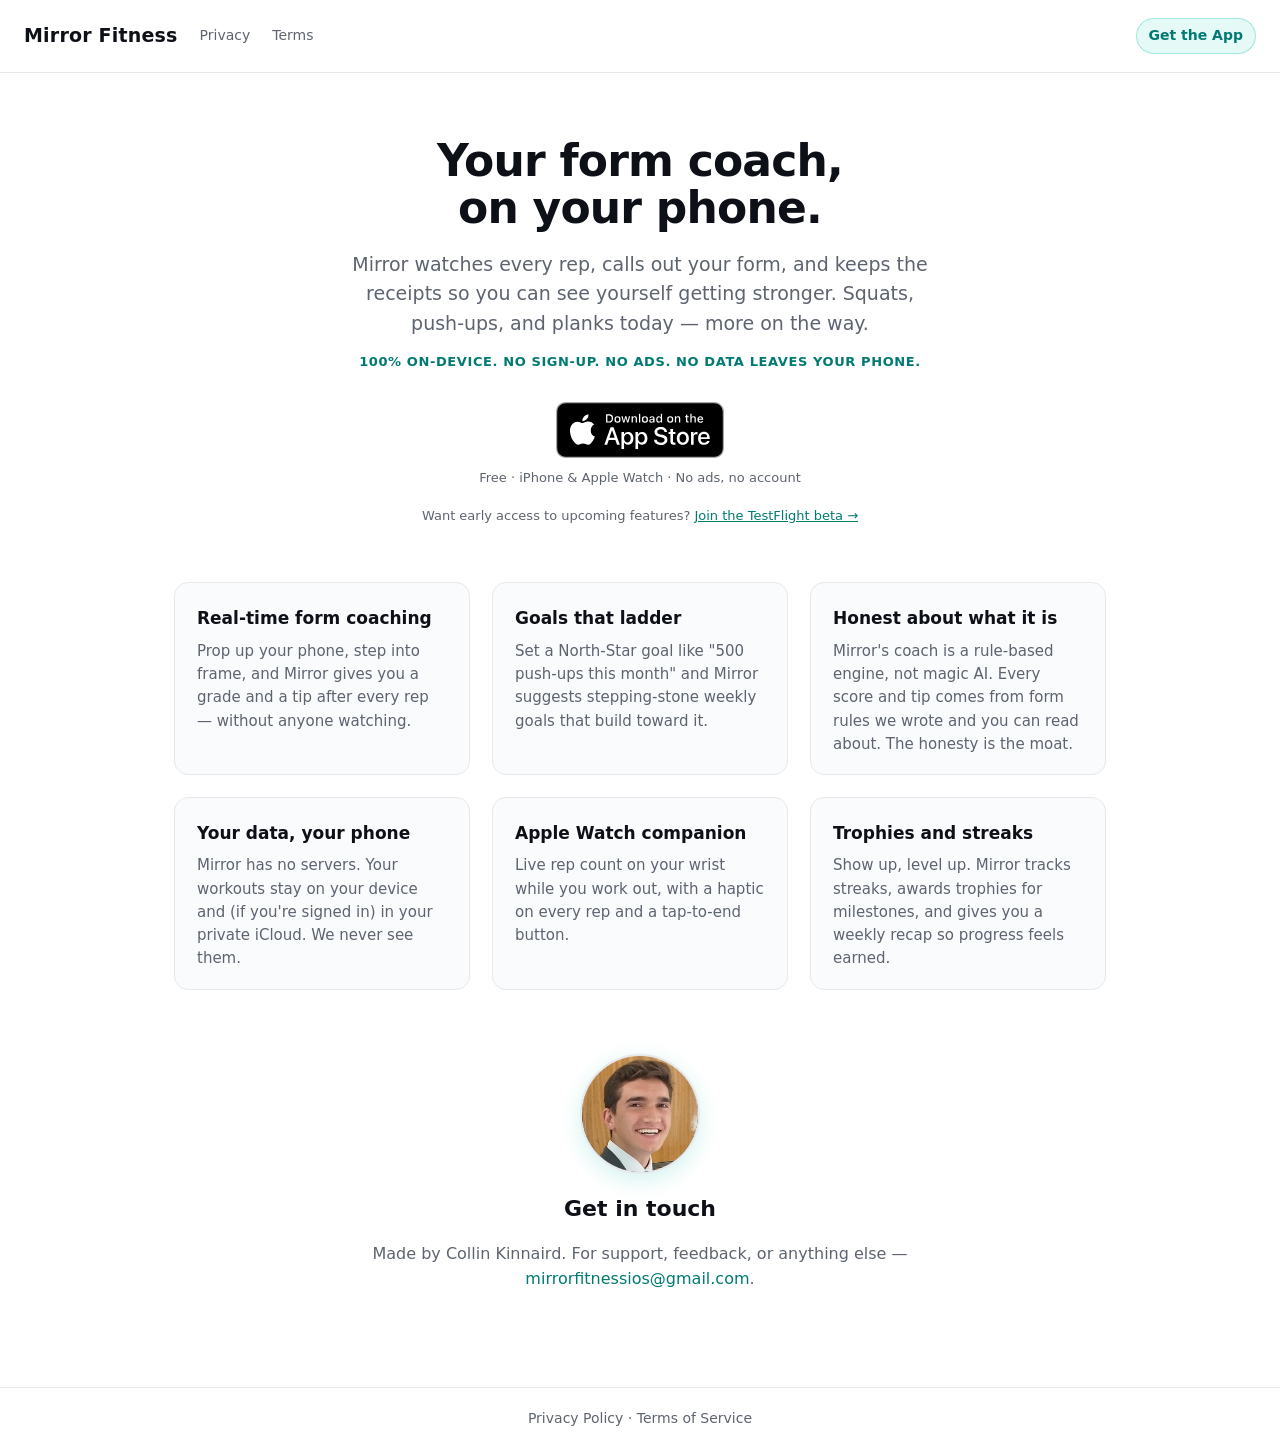
<file: index.html>
<!DOCTYPE html>
<html lang="en">
<head>
  <meta charset="utf-8">
  <meta name="viewport" content="width=device-width, initial-scale=1">
  <title>Mirror Fitness — Form coach for bodyweight workouts</title>
  <meta name="description" content="Mirror Fitness watches every rep, calls out your form, and tracks your progress. Squats, push-ups, planks — all on your phone, on-device, no signup.">
  <!-- Safari Smart App Banner — iOS Safari auto-renders a top banner
       with the app icon, rating, and Get/Open button when visited on
       iPhone. Apple handles the rendering entirely; user can dismiss. -->
  <meta name="apple-itunes-app" content="app-id=6763778136">
  <link rel="stylesheet" href="/assets/style.css">
</head>
<body>
  <nav class="topnav">
    <a href="/" class="brand">Mirror Fitness</a>
    <a href="/privacy.html" class="navlink">Privacy</a>
    <a href="/terms.html" class="navlink">Terms</a>
    <a href="https://apps.apple.com/us/app/mirror-fitness/id6763778136" class="navlink navlink-cta" target="_blank" rel="noopener">Get the App</a>
  </nav>

  <main class="landing">
    <section class="hero">
      <h1>Your form coach,<br>on your phone.</h1>
      <p class="lede">
        Mirror watches every rep, calls out your form, and keeps the receipts so
        you can see yourself getting stronger. Squats, push-ups, and planks
        today — more on the way.
      </p>
      <p class="meta">
        100% on-device. No sign-up. No ads. No data leaves your phone.
      </p>

      <div class="hero-cta-row">
        <a
          href="https://apps.apple.com/us/app/mirror-fitness/id6763778136"
          target="_blank"
          rel="noopener"
          aria-label="Download Mirror Fitness on the App Store"
          class="app-store-link"
        >
          <picture>
            <source srcset="/assets/app-store-badge-white.svg" media="(prefers-color-scheme: dark)">
            <img
              src="/assets/app-store-badge.svg"
              alt="Download on the App Store"
              class="app-store-badge"
              height="56">
          </picture>
        </a>
        <p class="cta-sub">
          Free · iPhone &amp; Apple Watch · No ads, no account
        </p>
        <p class="cta-sub-secondary">
          Want early access to upcoming features?
          <a href="https://testflight.apple.com/join/BYf4Un8J" target="_blank" rel="noopener">Join the TestFlight beta &rarr;</a>
        </p>
      </div>
    </section>

    <section class="features">
      <div class="feature">
        <h3>Real-time form coaching</h3>
        <p>
          Prop up your phone, step into frame, and Mirror gives you a grade and
          a tip after every rep — without anyone watching.
        </p>
      </div>

      <div class="feature">
        <h3>Goals that ladder</h3>
        <p>
          Set a North-Star goal like "500 push-ups this month" and Mirror
          suggests stepping-stone weekly goals that build toward it.
        </p>
      </div>

      <div class="feature">
        <h3>Honest about what it is</h3>
        <p>
          Mirror's coach is a rule-based engine, not magic AI. Every score and
          tip comes from form rules we wrote and you can read about. The
          honesty is the moat.
        </p>
      </div>

      <div class="feature">
        <h3>Your data, your phone</h3>
        <p>
          Mirror has no servers. Your workouts stay on your device and (if
          you're signed in) in your private iCloud. We never see them.
        </p>
      </div>

      <div class="feature">
        <h3>Apple Watch companion</h3>
        <p>
          Live rep count on your wrist while you work out, with a haptic on
          every rep and a tap-to-end button.
        </p>
      </div>

      <div class="feature">
        <h3>Trophies and streaks</h3>
        <p>
          Show up, level up. Mirror tracks streaks, awards trophies for
          milestones, and gives you a weekly recap so progress feels earned.
        </p>
      </div>
    </section>

    <section class="contact">
      <img
        src="/assets/collin.jpg"
        alt="Collin Kinnaird, builder of Mirror Fitness"
        class="founder"
        width="120" height="120"
        loading="lazy">
      <h2>Get in touch</h2>
      <p>
        Made by Collin Kinnaird. For support, feedback, or anything else —
        <a href="mailto:mirrorfitnessios@gmail.com">mirrorfitnessios@gmail.com</a>.
      </p>
    </section>
  </main>

  <footer class="docfoot">
    <a href="/privacy.html">Privacy Policy</a> · <a href="/terms.html">Terms of Service</a>
  </footer>
</body>
</html>
</file>
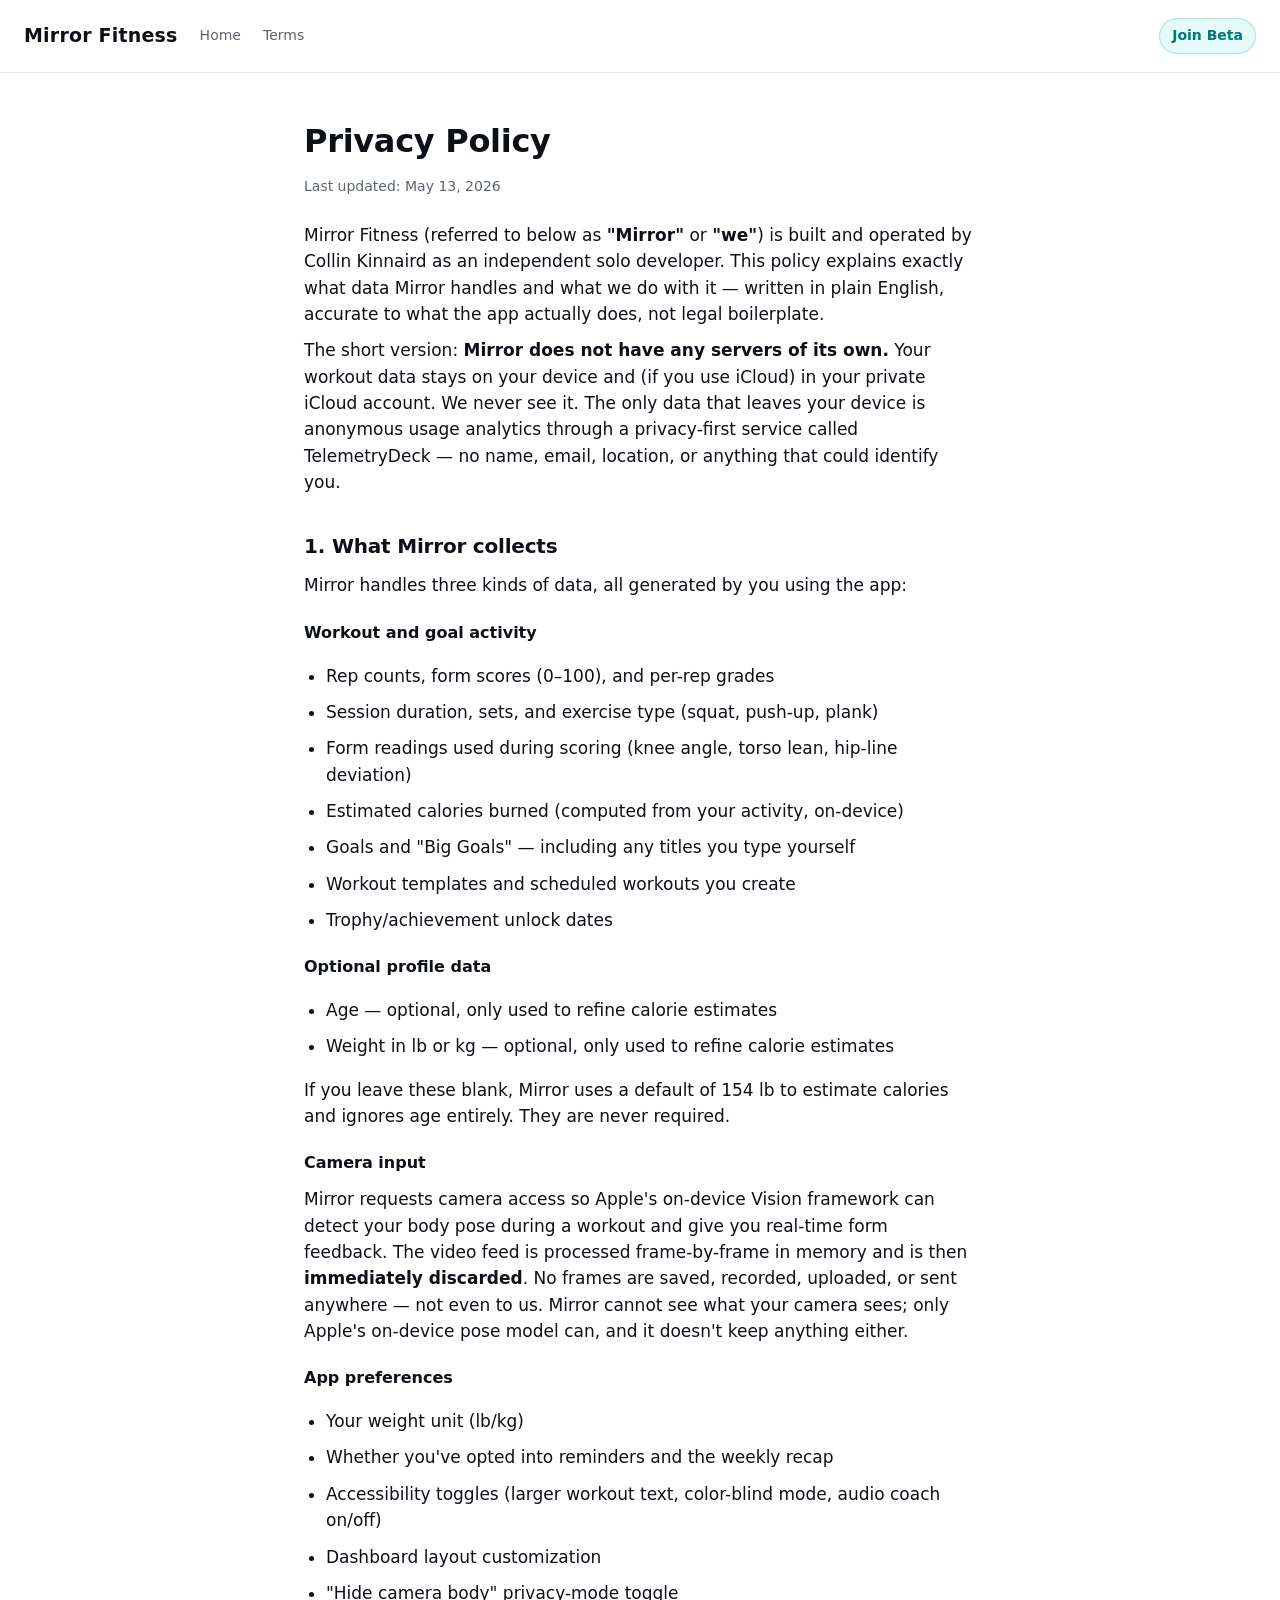
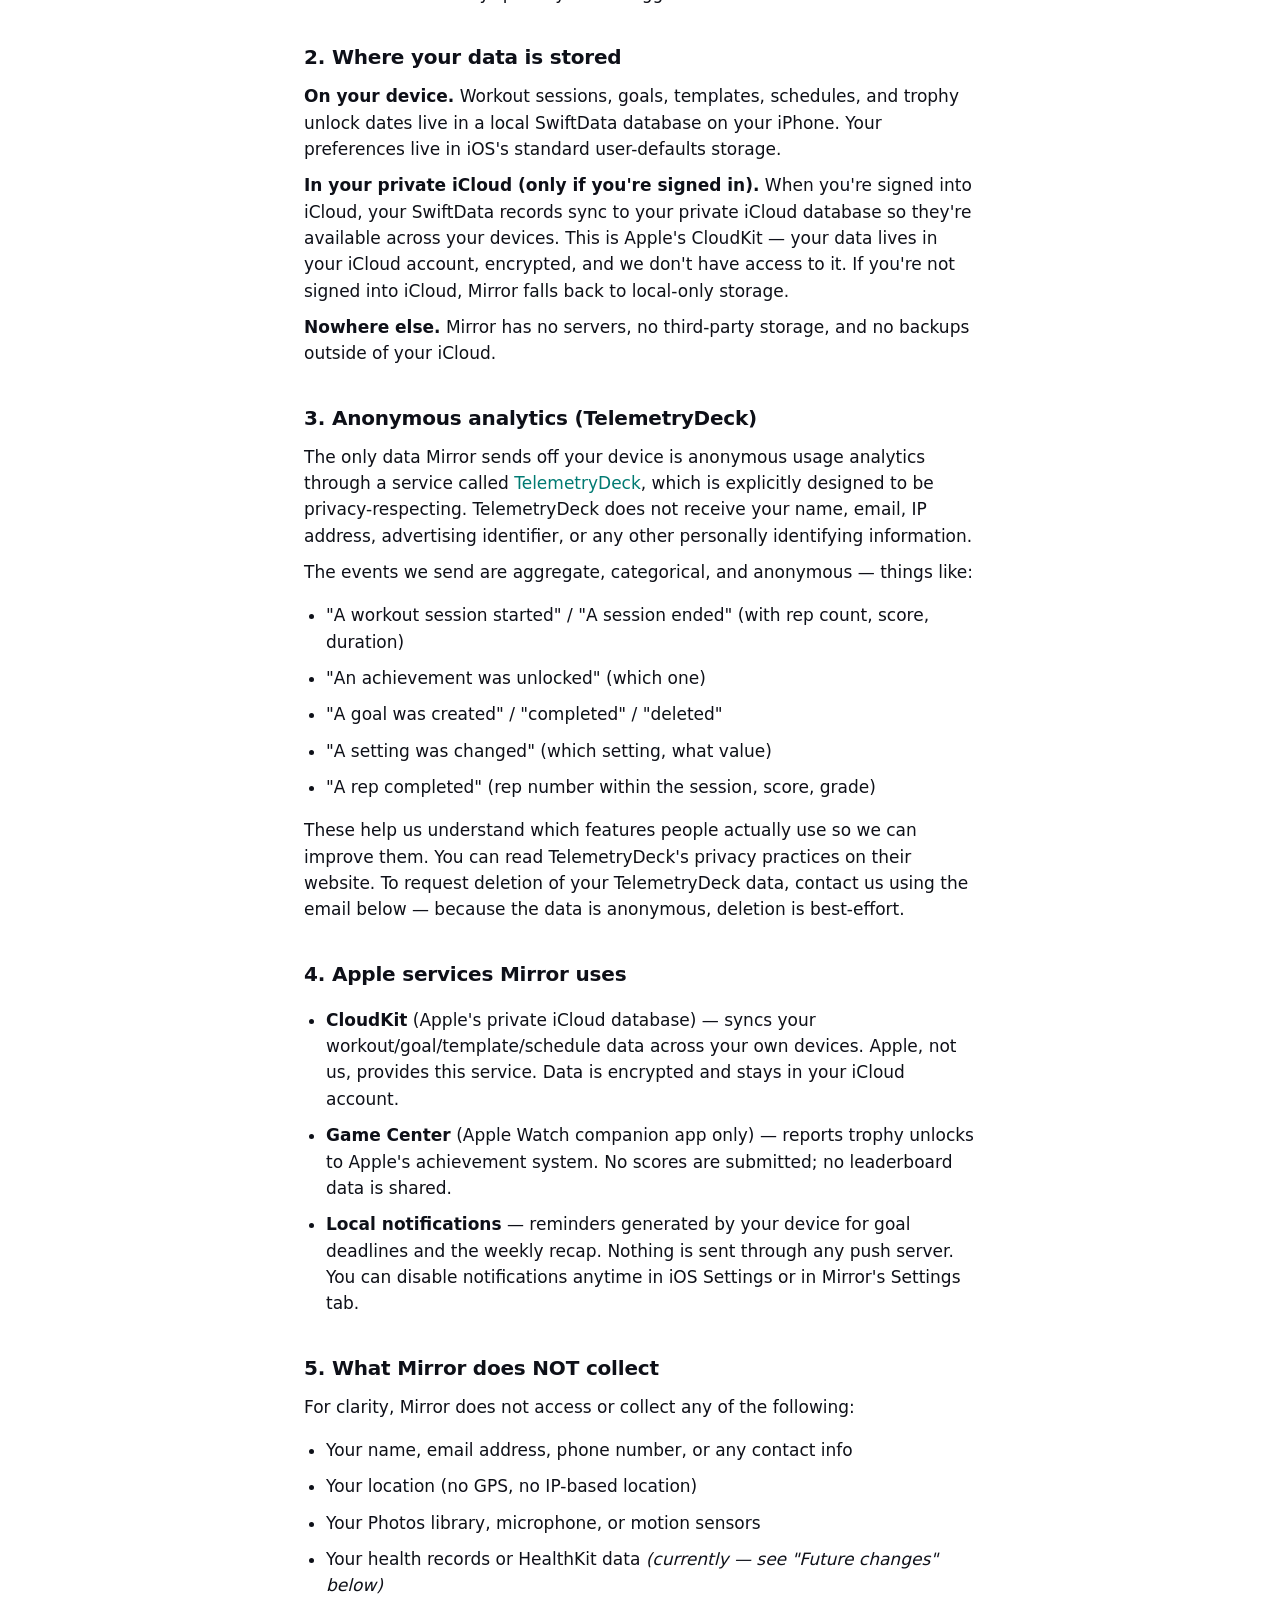
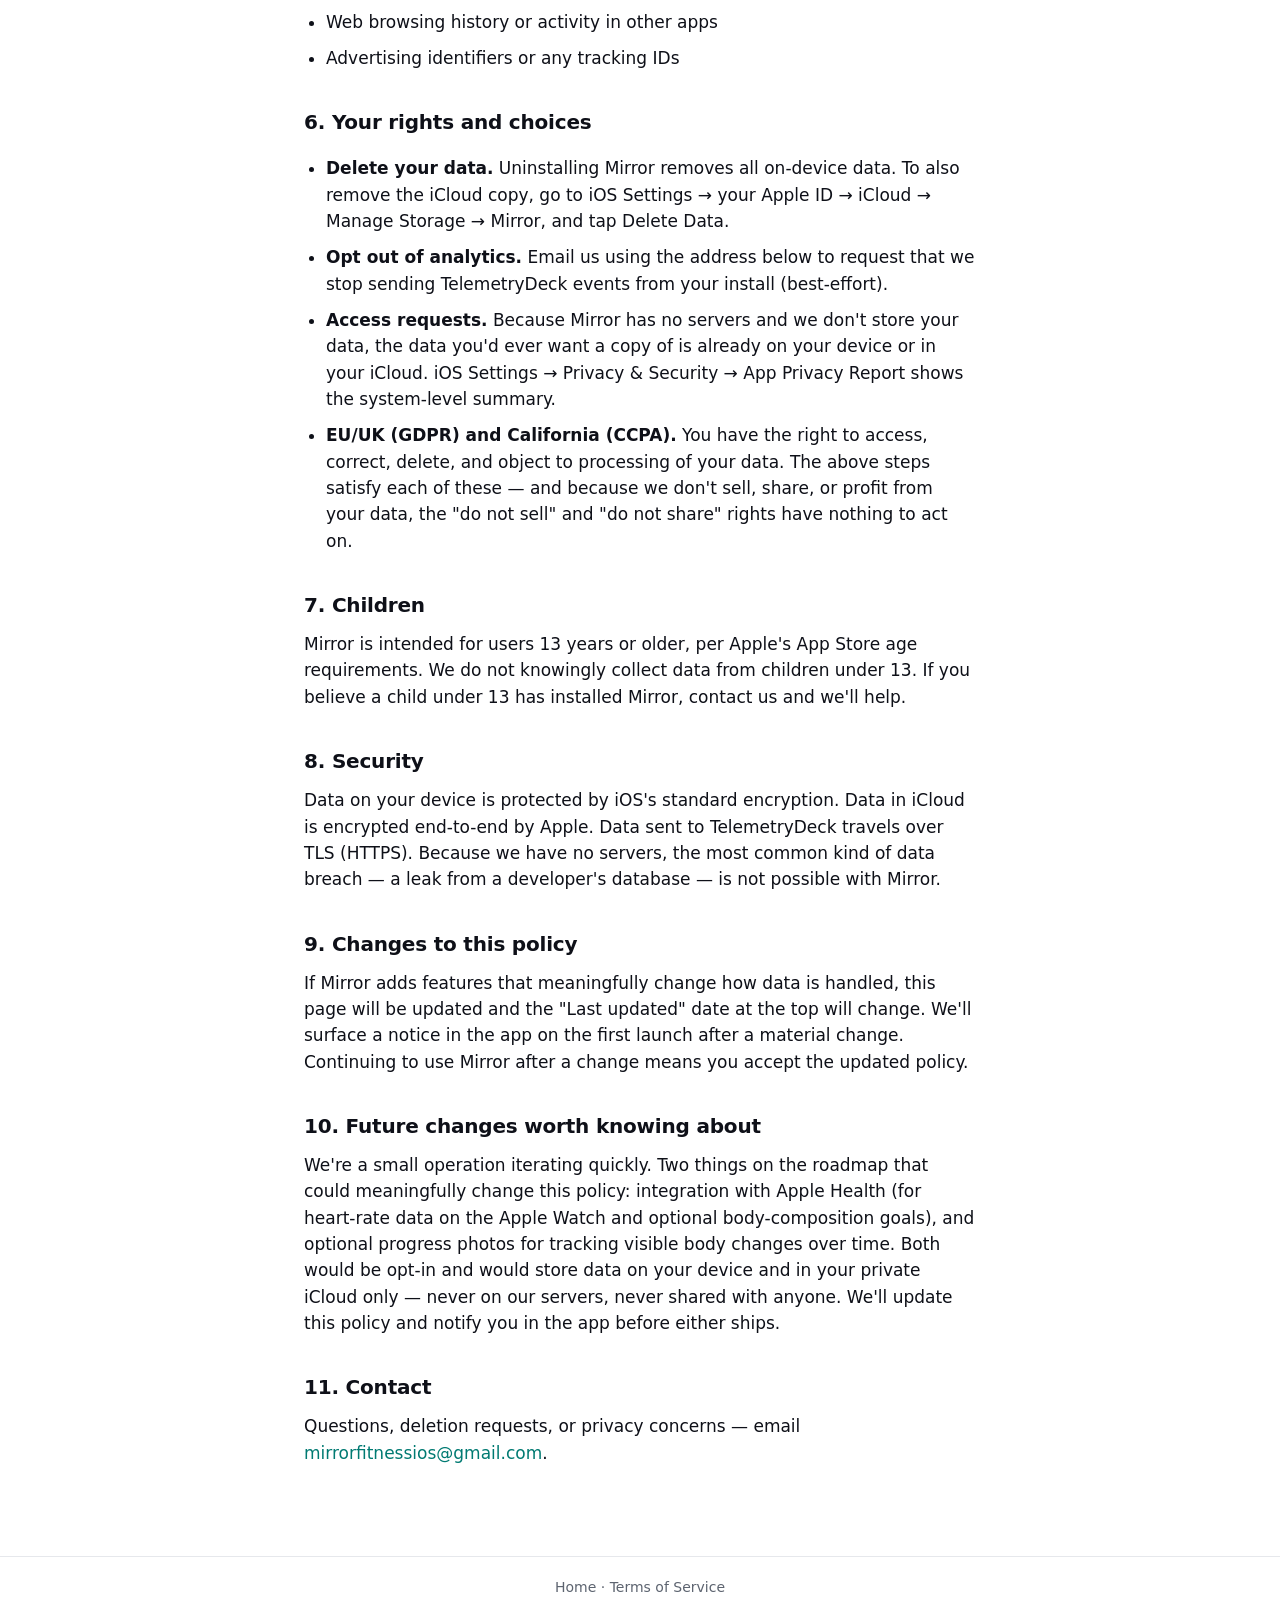
<file: privacy.html>
<!DOCTYPE html>
<html lang="en">
<head>
  <meta charset="utf-8">
  <meta name="viewport" content="width=device-width, initial-scale=1">
  <title>Privacy Policy · Mirror Fitness</title>
  <meta name="apple-itunes-app" content="app-id=6763778136">
  <link rel="stylesheet" href="/assets/style.css">
</head>
<body>
  <nav class="topnav">
    <a href="/" class="brand">Mirror Fitness</a>
    <a href="/" class="navlink">Home</a>
    <a href="/terms.html" class="navlink">Terms</a>
    <a href="https://testflight.apple.com/join/BYf4Un8J" class="navlink navlink-cta" target="_blank" rel="noopener">Join Beta</a>
  </nav>

  <main class="doc">
    <h1>Privacy Policy</h1>
    <p class="meta">Last updated: May 13, 2026</p>

    <p>
      Mirror Fitness (referred to below as <strong>"Mirror"</strong> or
      <strong>"we"</strong>) is built and operated by Collin Kinnaird as an
      independent solo developer. This
      policy explains exactly what data Mirror handles and what we do with it — written
      in plain English, accurate to what the app actually does, not legal boilerplate.
    </p>

    <p>
      The short version: <strong>Mirror does not have any servers of its own.</strong>
      Your workout data stays on your device and (if you use iCloud) in your private
      iCloud account. We never see it. The only data that leaves your device is
      anonymous usage analytics through a privacy-first service called TelemetryDeck —
      no name, email, location, or anything that could identify you.
    </p>

    <h2>1. What Mirror collects</h2>

    <p>Mirror handles three kinds of data, all generated by you using the app:</p>

    <h3>Workout and goal activity</h3>
    <ul>
      <li>Rep counts, form scores (0–100), and per-rep grades</li>
      <li>Session duration, sets, and exercise type (squat, push-up, plank)</li>
      <li>Form readings used during scoring (knee angle, torso lean, hip-line deviation)</li>
      <li>Estimated calories burned (computed from your activity, on-device)</li>
      <li>Goals and "Big Goals" — including any titles you type yourself</li>
      <li>Workout templates and scheduled workouts you create</li>
      <li>Trophy/achievement unlock dates</li>
    </ul>

    <h3>Optional profile data</h3>
    <ul>
      <li>Age — optional, only used to refine calorie estimates</li>
      <li>Weight in lb or kg — optional, only used to refine calorie estimates</li>
    </ul>
    <p>
      If you leave these blank, Mirror uses a default of 154 lb to estimate calories
      and ignores age entirely. They are never required.
    </p>

    <h3>Camera input</h3>
    <p>
      Mirror requests camera access so Apple's on-device Vision framework can detect
      your body pose during a workout and give you real-time form feedback. The video
      feed is processed frame-by-frame in memory and is then <strong>immediately
      discarded</strong>. No frames are saved, recorded, uploaded, or sent anywhere
      — not even to us. Mirror cannot see what your camera sees; only Apple's
      on-device pose model can, and it doesn't keep anything either.
    </p>

    <h3>App preferences</h3>
    <ul>
      <li>Your weight unit (lb/kg)</li>
      <li>Whether you've opted into reminders and the weekly recap</li>
      <li>Accessibility toggles (larger workout text, color-blind mode, audio coach on/off)</li>
      <li>Dashboard layout customization</li>
      <li>"Hide camera body" privacy-mode toggle</li>
    </ul>

    <h2>2. Where your data is stored</h2>

    <p>
      <strong>On your device.</strong> Workout sessions, goals, templates, schedules,
      and trophy unlock dates live in a local SwiftData database on your iPhone. Your
      preferences live in iOS's standard user-defaults storage.
    </p>
    <p>
      <strong>In your private iCloud (only if you're signed in).</strong> When you're
      signed into iCloud, your SwiftData records sync to your private iCloud database
      so they're available across your devices. This is Apple's CloudKit — your data
      lives in your iCloud account, encrypted, and we don't have access to it. If
      you're not signed into iCloud, Mirror falls back to local-only storage.
    </p>
    <p>
      <strong>Nowhere else.</strong> Mirror has no servers, no third-party storage,
      and no backups outside of your iCloud.
    </p>

    <h2>3. Anonymous analytics (TelemetryDeck)</h2>

    <p>
      The only data Mirror sends off your device is anonymous usage analytics through
      a service called <a href="https://telemetrydeck.com/privacy/" rel="noopener">TelemetryDeck</a>,
      which is explicitly designed to be privacy-respecting. TelemetryDeck does not
      receive your name, email, IP address, advertising identifier, or any other
      personally identifying information.
    </p>
    <p>The events we send are aggregate, categorical, and anonymous — things like:</p>
    <ul>
      <li>"A workout session started" / "A session ended" (with rep count, score, duration)</li>
      <li>"An achievement was unlocked" (which one)</li>
      <li>"A goal was created" / "completed" / "deleted"</li>
      <li>"A setting was changed" (which setting, what value)</li>
      <li>"A rep completed" (rep number within the session, score, grade)</li>
    </ul>
    <p>
      These help us understand which features people actually use so we can improve
      them. You can read TelemetryDeck's privacy practices on their website. To
      request deletion of your TelemetryDeck data, contact us using the email below —
      because the data is anonymous, deletion is best-effort.
    </p>

    <h2>4. Apple services Mirror uses</h2>
    <ul>
      <li>
        <strong>CloudKit</strong> (Apple's private iCloud database) — syncs your
        workout/goal/template/schedule data across your own devices. Apple, not us,
        provides this service. Data is encrypted and stays in your iCloud account.
      </li>
      <li>
        <strong>Game Center</strong> (Apple Watch companion app only) — reports
        trophy unlocks to Apple's achievement system. No scores are submitted; no
        leaderboard data is shared.
      </li>
      <li>
        <strong>Local notifications</strong> — reminders generated by your device for
        goal deadlines and the weekly recap. Nothing is sent through any push server.
        You can disable notifications anytime in iOS Settings or in Mirror's Settings tab.
      </li>
    </ul>

    <h2>5. What Mirror does NOT collect</h2>
    <p>For clarity, Mirror does not access or collect any of the following:</p>
    <ul>
      <li>Your name, email address, phone number, or any contact info</li>
      <li>Your location (no GPS, no IP-based location)</li>
      <li>Your Photos library, microphone, or motion sensors</li>
      <li>Your health records or HealthKit data <em>(currently — see "Future changes" below)</em></li>
      <li>Web browsing history or activity in other apps</li>
      <li>Advertising identifiers or any tracking IDs</li>
    </ul>

    <h2>6. Your rights and choices</h2>
    <ul>
      <li>
        <strong>Delete your data.</strong> Uninstalling Mirror removes all
        on-device data. To also remove the iCloud copy, go to iOS Settings → your
        Apple ID → iCloud → Manage Storage → Mirror, and tap Delete Data.
      </li>
      <li>
        <strong>Opt out of analytics.</strong> Email us using the address below to
        request that we stop sending TelemetryDeck events from your install (best-effort).
      </li>
      <li>
        <strong>Access requests.</strong> Because Mirror has no servers and we don't
        store your data, the data you'd ever want a copy of is already on your device
        or in your iCloud. iOS Settings → Privacy & Security → App Privacy Report
        shows the system-level summary.
      </li>
      <li>
        <strong>EU/UK (GDPR) and California (CCPA).</strong> You have the right to
        access, correct, delete, and object to processing of your data. The above
        steps satisfy each of these — and because we don't sell, share, or profit
        from your data, the "do not sell" and "do not share" rights have nothing to act on.
      </li>
    </ul>

    <h2>7. Children</h2>
    <p>
      Mirror is intended for users 13 years or older, per Apple's App Store age
      requirements. We do not knowingly collect data from children under 13. If you
      believe a child under 13 has installed Mirror, contact us and we'll help.
    </p>

    <h2>8. Security</h2>
    <p>
      Data on your device is protected by iOS's standard encryption. Data in
      iCloud is encrypted end-to-end by Apple. Data sent to TelemetryDeck travels
      over TLS (HTTPS). Because we have no servers, the most common kind of data
      breach — a leak from a developer's database — is not possible with Mirror.
    </p>

    <h2>9. Changes to this policy</h2>
    <p>
      If Mirror adds features that meaningfully change how data is handled, this
      page will be updated and the "Last updated" date at the top will change.
      We'll surface a notice in the app on the first launch after a material change.
      Continuing to use Mirror after a change means you accept the updated policy.
    </p>

    <h2>10. Future changes worth knowing about</h2>
    <p>
      We're a small operation iterating quickly. Two things on the roadmap that
      could meaningfully change this policy: integration with Apple Health (for
      heart-rate data on the Apple Watch and optional body-composition goals), and
      optional progress photos for tracking visible body changes over time. Both
      would be opt-in and would store data on your device and in your private
      iCloud only — never on our servers, never shared with anyone. We'll update
      this policy and notify you in the app before either ships.
    </p>

    <h2>11. Contact</h2>
    <p>
      Questions, deletion requests, or privacy concerns —
      email <a href="mailto:mirrorfitnessios@gmail.com">mirrorfitnessios@gmail.com</a>.
    </p>
  </main>

  <footer class="docfoot">
    <a href="/">Home</a> · <a href="/terms.html">Terms of Service</a>
  </footer>
</body>
</html>
</file>
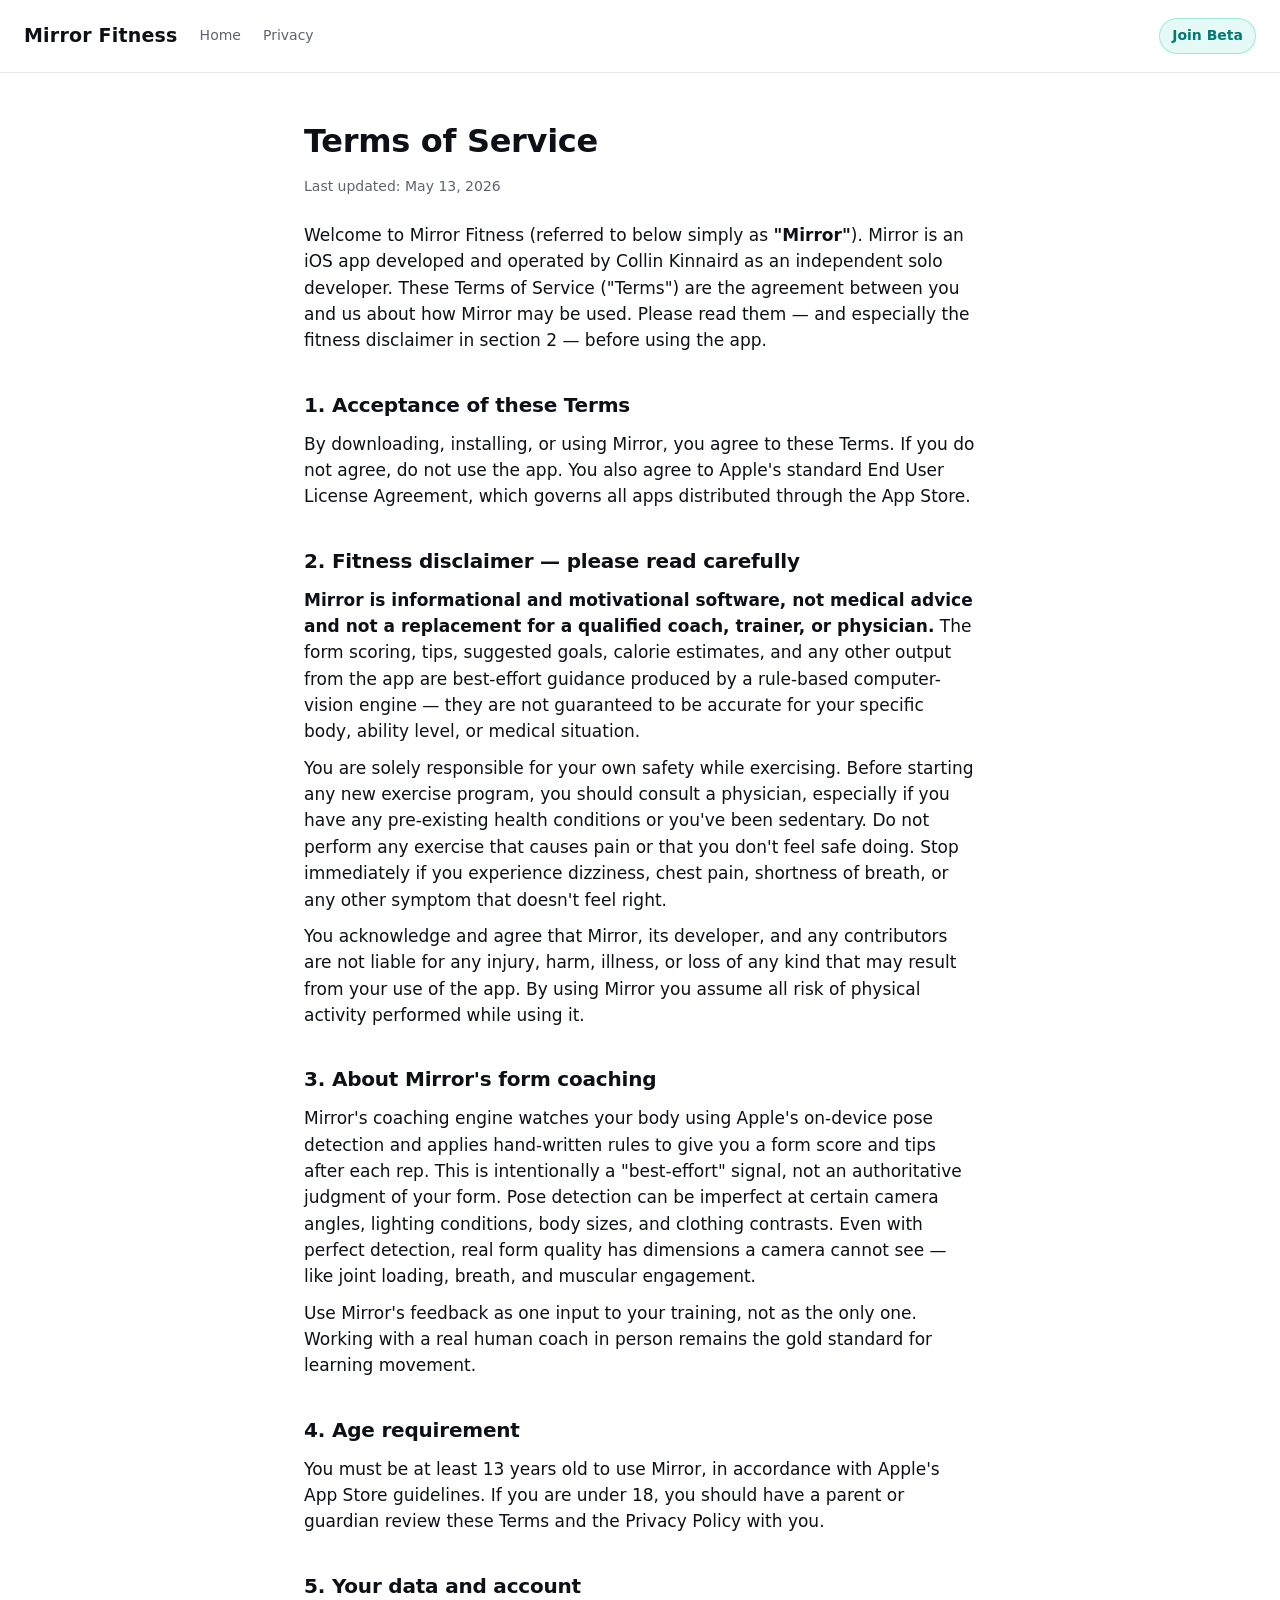
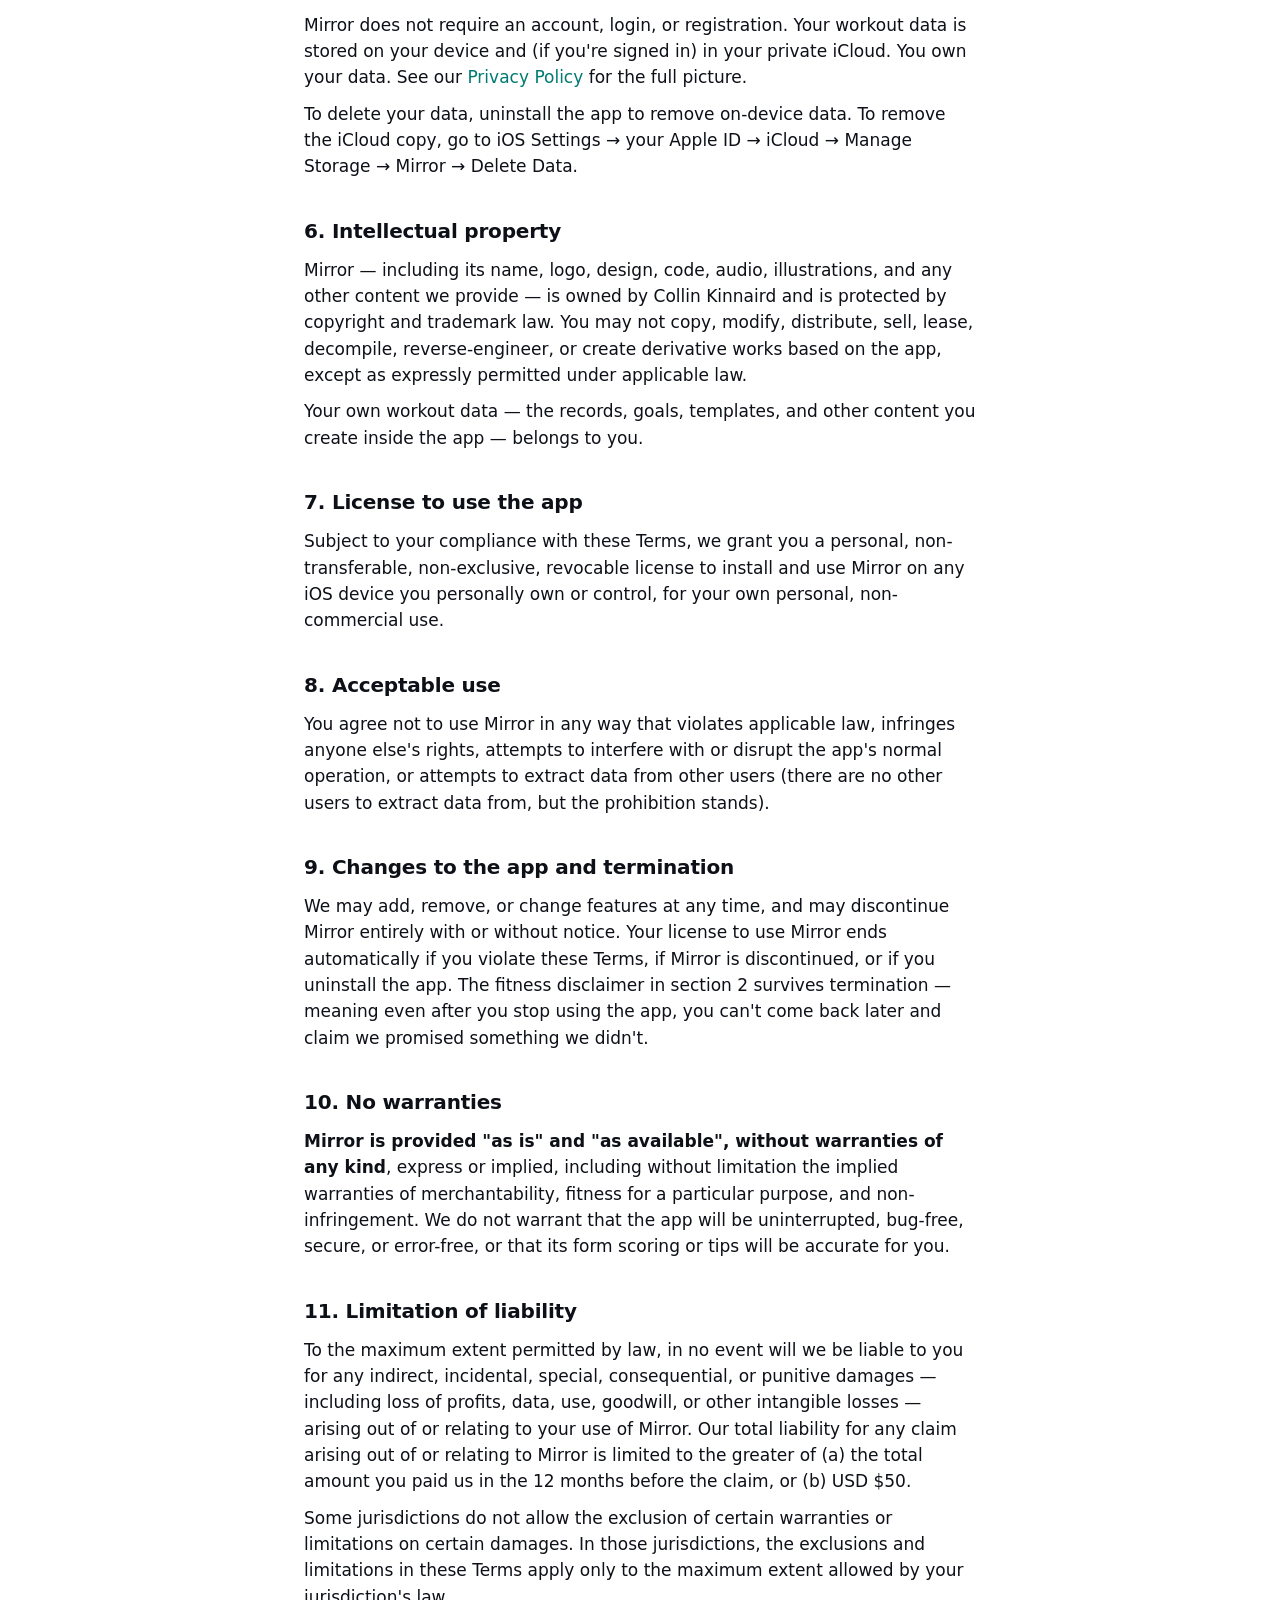
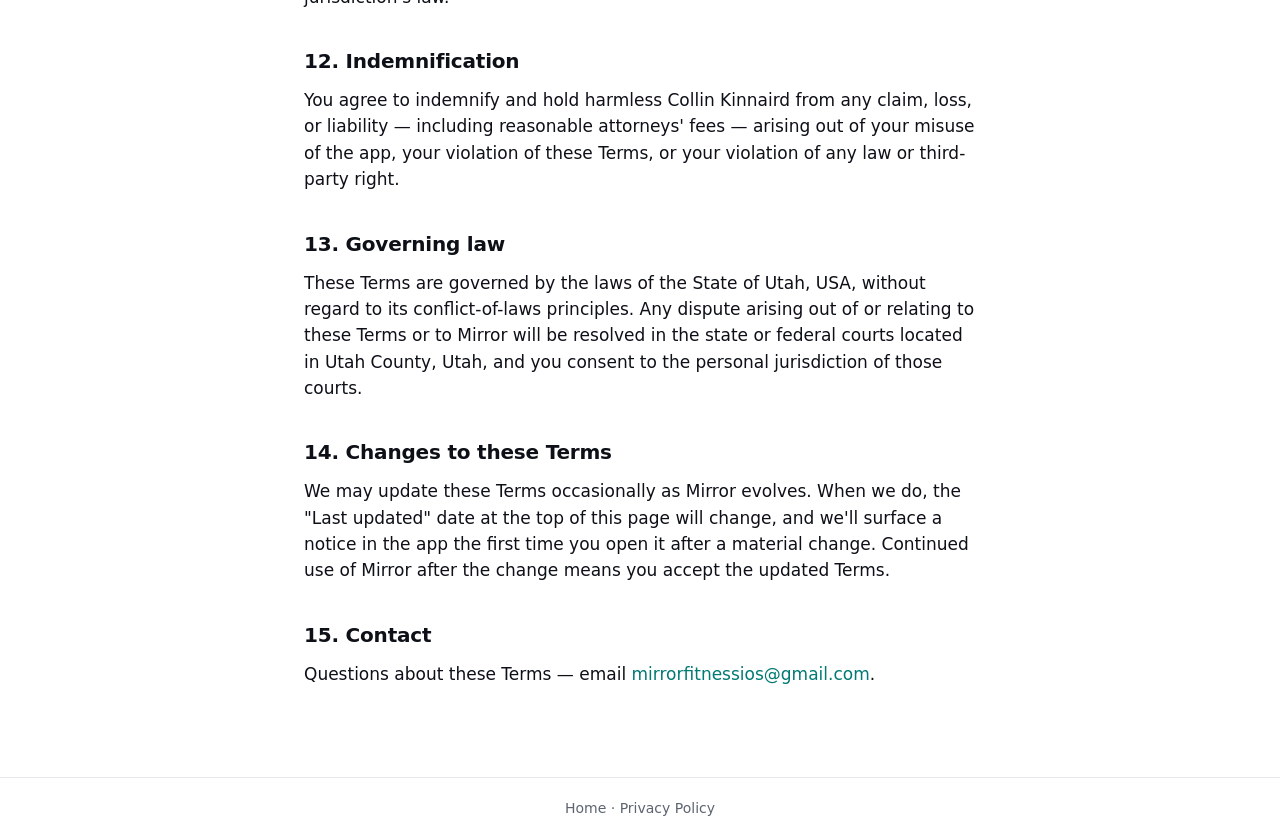
<file: terms.html>
<!DOCTYPE html>
<html lang="en">
<head>
  <meta charset="utf-8">
  <meta name="viewport" content="width=device-width, initial-scale=1">
  <title>Terms of Service · Mirror Fitness</title>
  <meta name="apple-itunes-app" content="app-id=6763778136">
  <link rel="stylesheet" href="/assets/style.css">
</head>
<body>
  <nav class="topnav">
    <a href="/" class="brand">Mirror Fitness</a>
    <a href="/" class="navlink">Home</a>
    <a href="/privacy.html" class="navlink">Privacy</a>
    <a href="https://testflight.apple.com/join/BYf4Un8J" class="navlink navlink-cta" target="_blank" rel="noopener">Join Beta</a>
  </nav>

  <main class="doc">
    <h1>Terms of Service</h1>
    <p class="meta">Last updated: May 13, 2026</p>

    <p>
      Welcome to Mirror Fitness (referred to below simply as <strong>"Mirror"</strong>).
      Mirror is an iOS app developed and operated by Collin Kinnaird as an
      independent solo developer. These Terms of Service ("Terms") are the
      agreement between you and us about how Mirror may be used. Please read
      them — and especially the fitness disclaimer in section 2 — before
      using the app.
    </p>

    <h2>1. Acceptance of these Terms</h2>
    <p>
      By downloading, installing, or using Mirror, you agree to these Terms. If you
      do not agree, do not use the app. You also agree to Apple's standard End User
      License Agreement, which governs all apps distributed through the App Store.
    </p>

    <h2>2. Fitness disclaimer — please read carefully</h2>
    <p>
      <strong>Mirror is informational and motivational software, not medical advice
      and not a replacement for a qualified coach, trainer, or physician.</strong>
      The form scoring, tips, suggested goals, calorie estimates, and any other
      output from the app are best-effort guidance produced by a rule-based
      computer-vision engine — they are not guaranteed to be accurate for your
      specific body, ability level, or medical situation.
    </p>
    <p>
      You are solely responsible for your own safety while exercising. Before
      starting any new exercise program, you should consult a physician,
      especially if you have any pre-existing health conditions or you've been
      sedentary. Do not perform any exercise that causes pain or that you don't
      feel safe doing. Stop immediately if you experience dizziness, chest pain,
      shortness of breath, or any other symptom that doesn't feel right.
    </p>
    <p>
      You acknowledge and agree that Mirror, its developer, and any contributors
      are not liable for any injury, harm, illness, or loss of any kind that may
      result from your use of the app. By using Mirror you assume all risk of
      physical activity performed while using it.
    </p>

    <h2>3. About Mirror's form coaching</h2>
    <p>
      Mirror's coaching engine watches your body using Apple's on-device pose
      detection and applies hand-written rules to give you a form score and tips
      after each rep. This is intentionally a "best-effort" signal, not an
      authoritative judgment of your form. Pose detection can be imperfect at
      certain camera angles, lighting conditions, body sizes, and clothing
      contrasts. Even with perfect detection, real form quality has dimensions
      a camera cannot see — like joint loading, breath, and muscular engagement.
    </p>
    <p>
      Use Mirror's feedback as one input to your training, not as the only one.
      Working with a real human coach in person remains the gold standard for
      learning movement.
    </p>

    <h2>4. Age requirement</h2>
    <p>
      You must be at least 13 years old to use Mirror, in accordance with Apple's
      App Store guidelines. If you are under 18, you should have a parent or
      guardian review these Terms and the Privacy Policy with you.
    </p>

    <h2>5. Your data and account</h2>
    <p>
      Mirror does not require an account, login, or registration. Your workout
      data is stored on your device and (if you're signed in) in your private
      iCloud. You own your data. See our <a href="/privacy.html">Privacy Policy</a>
      for the full picture.
    </p>
    <p>
      To delete your data, uninstall the app to remove on-device data. To remove
      the iCloud copy, go to iOS Settings → your Apple ID → iCloud → Manage
      Storage → Mirror → Delete Data.
    </p>

    <h2>6. Intellectual property</h2>
    <p>
      Mirror — including its name, logo, design, code, audio, illustrations,
      and any other content we provide — is owned by Collin Kinnaird and is
      protected by copyright and trademark law. You may not copy, modify,
      distribute, sell, lease, decompile, reverse-engineer, or create derivative
      works based on the app, except as expressly permitted under applicable law.
    </p>
    <p>
      Your own workout data — the records, goals, templates, and other content
      you create inside the app — belongs to you.
    </p>

    <h2>7. License to use the app</h2>
    <p>
      Subject to your compliance with these Terms, we grant you a personal,
      non-transferable, non-exclusive, revocable license to install and use
      Mirror on any iOS device you personally own or control, for your own
      personal, non-commercial use.
    </p>

    <h2>8. Acceptable use</h2>
    <p>
      You agree not to use Mirror in any way that violates applicable law, infringes
      anyone else's rights, attempts to interfere with or disrupt the app's normal
      operation, or attempts to extract data from other users (there are no other
      users to extract data from, but the prohibition stands).
    </p>

    <h2>9. Changes to the app and termination</h2>
    <p>
      We may add, remove, or change features at any time, and may discontinue
      Mirror entirely with or without notice. Your license to use Mirror ends
      automatically if you violate these Terms, if Mirror is discontinued, or
      if you uninstall the app. The fitness disclaimer in section 2 survives
      termination — meaning even after you stop using the app, you can't come
      back later and claim we promised something we didn't.
    </p>

    <h2>10. No warranties</h2>
    <p>
      <strong>Mirror is provided "as is" and "as available", without warranties of
      any kind</strong>, express or implied, including without limitation the
      implied warranties of merchantability, fitness for a particular purpose,
      and non-infringement. We do not warrant that the app will be uninterrupted,
      bug-free, secure, or error-free, or that its form scoring or tips will be
      accurate for you.
    </p>

    <h2>11. Limitation of liability</h2>
    <p>
      To the maximum extent permitted by law, in no event will we be liable to
      you for any indirect, incidental, special, consequential, or punitive
      damages — including loss of profits, data, use, goodwill, or other
      intangible losses — arising out of or relating to your use of Mirror. Our
      total liability for any claim arising out of or relating to Mirror is
      limited to the greater of (a) the total amount you paid us in the 12
      months before the claim, or (b) USD $50.
    </p>
    <p>
      Some jurisdictions do not allow the exclusion of certain warranties or
      limitations on certain damages. In those jurisdictions, the exclusions
      and limitations in these Terms apply only to the maximum extent allowed
      by your jurisdiction's law.
    </p>

    <h2>12. Indemnification</h2>
    <p>
      You agree to indemnify and hold harmless Collin Kinnaird from any claim,
      loss, or liability — including reasonable attorneys' fees — arising out
      of your misuse of the app, your violation of these Terms, or your
      violation of any law or third-party right.
    </p>

    <h2>13. Governing law</h2>
    <p>
      These Terms are governed by the laws of the State of Utah, USA, without
      regard to its conflict-of-laws principles. Any dispute arising out of or
      relating to these Terms or to Mirror will be resolved in the state or
      federal courts located in Utah County, Utah, and you consent to the
      personal jurisdiction of those courts.
    </p>

    <h2>14. Changes to these Terms</h2>
    <p>
      We may update these Terms occasionally as Mirror evolves. When we do, the
      "Last updated" date at the top of this page will change, and we'll surface
      a notice in the app the first time you open it after a material change.
      Continued use of Mirror after the change means you accept the updated Terms.
    </p>

    <h2>15. Contact</h2>
    <p>
      Questions about these Terms — email
      <a href="mailto:mirrorfitnessios@gmail.com">mirrorfitnessios@gmail.com</a>.
    </p>
  </main>

  <footer class="docfoot">
    <a href="/">Home</a> · <a href="/privacy.html">Privacy Policy</a>
  </footer>
</body>
</html>
</file>
<file: assets/style.css>
/* Mirror marketing + legal site — single shared stylesheet.
   Aesthetic: clean, readable, matches the in-app teal accent. Mobile-first
   with a sane max-width on long-form text so paragraphs don't sprawl. */

:root {
  --bg: #ffffff;
  --ink: #0e1018;
  --muted: #5d6470;
  --teal: #00bfa6;
  --teal-deep: #007a72;
  --hair: #e6e8ec;
  --maxw: 720px;
}

* { box-sizing: border-box; }

html { -webkit-text-size-adjust: 100%; }

body {
  margin: 0;
  font-family: -apple-system, BlinkMacSystemFont, "SF Pro Text", "Helvetica Neue", system-ui, sans-serif;
  background: var(--bg);
  color: var(--ink);
  line-height: 1.55;
  font-size: 17px;
}

a { color: var(--teal-deep); text-decoration: none; }
a:hover { text-decoration: underline; }

/* ---- Top nav (used on every page) ---- */
.topnav {
  display: flex;
  align-items: center;
  gap: 22px;
  padding: 18px 24px;
  border-bottom: 1px solid var(--hair);
}
.brand {
  font-weight: 800;
  font-size: 19px;
  color: var(--ink);
  letter-spacing: 0.2px;
}
.navlink {
  font-size: 14px;
  color: var(--muted);
  font-weight: 500;
}
.navlink:hover { color: var(--teal-deep); text-decoration: none; }

/* Persistent "Join Beta" pill in the top nav — same destination as
   the hero CTA so the call to action follows users as they scroll
   long-form docs. */
.navlink-cta {
  margin-left: auto;
  color: var(--teal-deep);
  background: rgba(0, 191, 166, 0.10);
  border: 1px solid rgba(0, 191, 166, 0.30);
  padding: 6px 12px;
  border-radius: 999px;
  font-weight: 700;
}
.navlink-cta:hover {
  background: rgba(0, 191, 166, 0.20);
  text-decoration: none;
}

/* ---- Long-form documents (privacy, terms) ---- */
.doc {
  max-width: var(--maxw);
  margin: 0 auto;
  padding: 36px 24px 80px;
}
.doc h1 {
  font-size: 32px;
  font-weight: 800;
  margin: 8px 0 4px;
  letter-spacing: -0.3px;
}
.doc h2 {
  font-size: 20px;
  font-weight: 700;
  margin: 36px 0 8px;
  letter-spacing: -0.2px;
}
.doc h3 {
  font-size: 16px;
  font-weight: 700;
  margin: 22px 0 6px;
  color: var(--ink);
}
.doc p, .doc li { margin: 10px 0; }
.doc ul { padding-left: 22px; }
.doc .meta {
  color: var(--muted);
  font-size: 14px;
  margin-bottom: 24px;
}
.doc strong { font-weight: 700; }

/* ---- Landing / marketing page ---- */
.landing {
  max-width: 980px;
  margin: 0 auto;
  padding: 64px 24px 80px;
}
.hero {
  text-align: center;
  margin-bottom: 56px;
}
.hero h1 {
  font-size: 44px;
  line-height: 1.08;
  font-weight: 800;
  letter-spacing: -0.8px;
  margin: 0 0 18px;
}
.hero .lede {
  font-size: 19px;
  color: var(--muted);
  max-width: 600px;
  margin: 0 auto 14px;
}
.hero .meta {
  font-size: 13px;
  color: var(--teal-deep);
  font-weight: 600;
  letter-spacing: 0.6px;
  text-transform: uppercase;
}

/* Primary call-to-action under the hero — the whole site exists to
   funnel readers into TestFlight, so the button gets weight. */
.hero-cta-row {
  margin-top: 30px;
  display: flex;
  flex-direction: column;
  align-items: center;
  gap: 10px;
}
.cta-button {
  display: inline-block;
  padding: 14px 28px;
  border-radius: 999px;
  background: var(--teal);
  color: white;
  font-weight: 700;
  font-size: 17px;
  letter-spacing: 0.2px;
  text-decoration: none;
  box-shadow: 0 6px 18px rgba(0, 191, 166, 0.30);
  transition: transform 0.12s ease, box-shadow 0.12s ease;
}
.cta-button:hover {
  transform: translateY(-1px);
  box-shadow: 0 10px 22px rgba(0, 191, 166, 0.38);
  text-decoration: none;
  color: white;
}
.cta-button:active {
  transform: translateY(0);
  box-shadow: 0 4px 12px rgba(0, 191, 166, 0.30);
}
.cta-sub {
  font-size: 13px;
  color: var(--muted);
  margin: 0;
}

.features {
  display: grid;
  grid-template-columns: repeat(auto-fit, minmax(260px, 1fr));
  gap: 22px;
  margin: 48px 0 64px;
}
.feature {
  border: 1px solid var(--hair);
  border-radius: 14px;
  padding: 22px 22px 18px;
  background: #fafbfc;
}
.feature h3 {
  font-size: 17px;
  font-weight: 700;
  margin: 0 0 8px;
  color: var(--ink);
}
.feature p {
  font-size: 15px;
  color: var(--muted);
  margin: 0;
}

.contact {
  text-align: center;
  margin: 56px auto 0;
  max-width: 600px;
}
.contact .founder {
  width: 120px;
  height: 120px;
  border-radius: 50%;
  object-fit: cover;
  display: block;
  margin: 0 auto 18px;
  box-shadow: 0 6px 22px rgba(0, 191, 166, 0.18);
  border: 2px solid var(--hair);
}
.contact h2 {
  font-size: 22px;
  font-weight: 700;
  margin: 0 0 10px;
}
.contact p {
  font-size: 16px;
  color: var(--muted);
}

/* ---- Footer (every page) ---- */
.docfoot {
  border-top: 1px solid var(--hair);
  padding: 20px 24px;
  text-align: center;
  font-size: 14px;
  color: var(--muted);
}
.docfoot a { color: var(--muted); }
.docfoot a:hover { color: var(--teal-deep); }

/* App Store badge — Apple's official "Download on the App Store" mark.
   Two variants live in /assets (black, white) and the picture element
   in index.html swaps via prefers-color-scheme. Sized to play nicely
   with the existing CTA row; don't crop or restyle the badge itself —
   Apple's brand guidelines forbid it. */
.app-store-link {
  display: inline-block;
  transition: transform 0.12s ease, opacity 0.12s ease;
}
.app-store-link:hover {
  transform: translateY(-1px);
  opacity: 0.92;
  text-decoration: none;
}
.app-store-link:active {
  transform: translateY(0);
}
.app-store-badge {
  height: 56px;
  width: auto;
  display: block;
}

/* Secondary CTA under the hero — demoted TestFlight link for users
   who want pre-release access to the next version. */
.cta-sub-secondary {
  font-size: 13px;
  color: var(--muted);
  margin: 8px 0 0;
}
.cta-sub-secondary a {
  color: var(--teal-deep);
  text-decoration: underline;
}

/* ---- Small-screen tightening ---- */
@media (max-width: 480px) {
  .hero h1 { font-size: 34px; }
  .hero .lede { font-size: 17px; }
  .topnav { gap: 14px; padding: 14px 18px; }
  .doc { padding: 28px 18px 60px; }
  .doc h1 { font-size: 28px; }
}

/* ---- Dark mode (system pref) ---- */
@media (prefers-color-scheme: dark) {
  :root {
    --bg: #0c0e13;
    --ink: #ecedf0;
    --muted: #9aa1ad;
    --hair: #1d2128;
    --teal-deep: #4adcc8;
  }
  .feature { background: #131722; }
}
</file>
